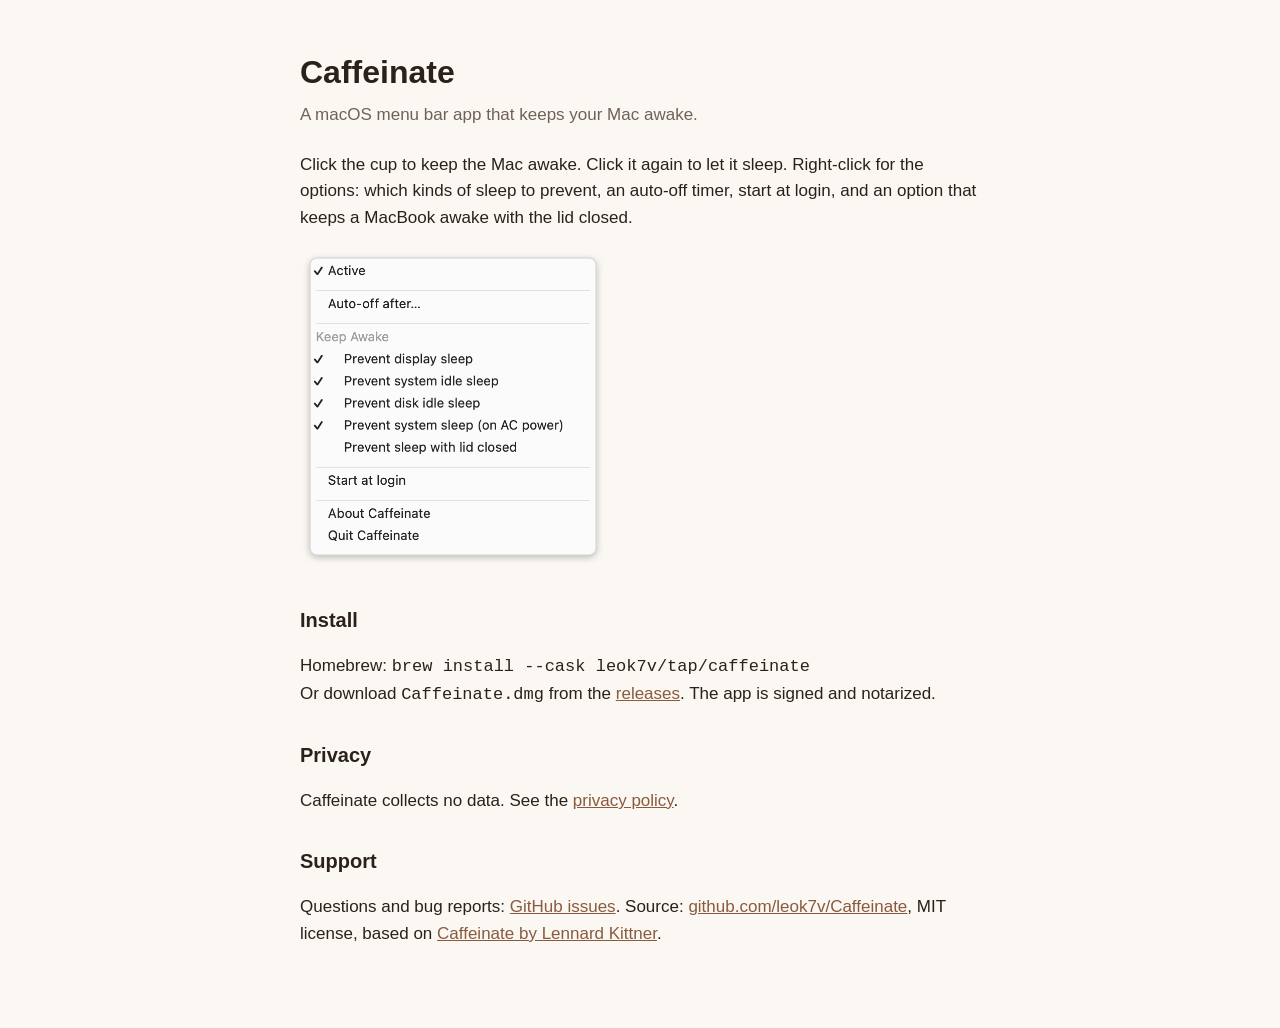
<file: docs/index.html>
<!DOCTYPE html>
<html lang="en">
<head>
<meta charset="utf-8">
<meta name="viewport" content="width=device-width, initial-scale=1">
<title>Caffeinate</title>
<meta name="description" content="Caffeinate: a macOS menu bar app that keeps your Mac awake, with the lid closed too.">
<link rel="stylesheet" href="style.css">
</head>
<body>
<main>
<h1>Caffeinate</h1>
<p class="sub">A macOS menu bar app that keeps your Mac awake.</p>
<p>Click the cup to keep the Mac awake. Click it again to let it sleep. Right-click for the options: which kinds of sleep to prevent, an auto-off timer, start at login, and an option that keeps a MacBook awake with the lid closed.</p>
<img class="menu" src="menu.png" alt="The Caffeinate menu" width="306">
<h2>Install</h2>
<p>Homebrew: <code>brew install --cask leok7v/tap/caffeinate</code><br>
Or download <code>Caffeinate.dmg</code> from the <a href="https://github.com/leok7v/Caffeinate/releases">releases</a>. The app is signed and notarized.</p>
<h2>Privacy</h2>
<p>Caffeinate collects no data. See the <a href="privacy.html">privacy policy</a>.</p>
<h2>Support</h2>
<p>Questions and bug reports: <a href="https://github.com/leok7v/Caffeinate/issues">GitHub issues</a>. Source: <a href="https://github.com/leok7v/Caffeinate">github.com/leok7v/Caffeinate</a>, MIT license, based on <a href="https://github.com/LennardKittner/Caffeinate">Caffeinate by Lennard Kittner</a>.</p>
</main>
</body>
</html>
</file>
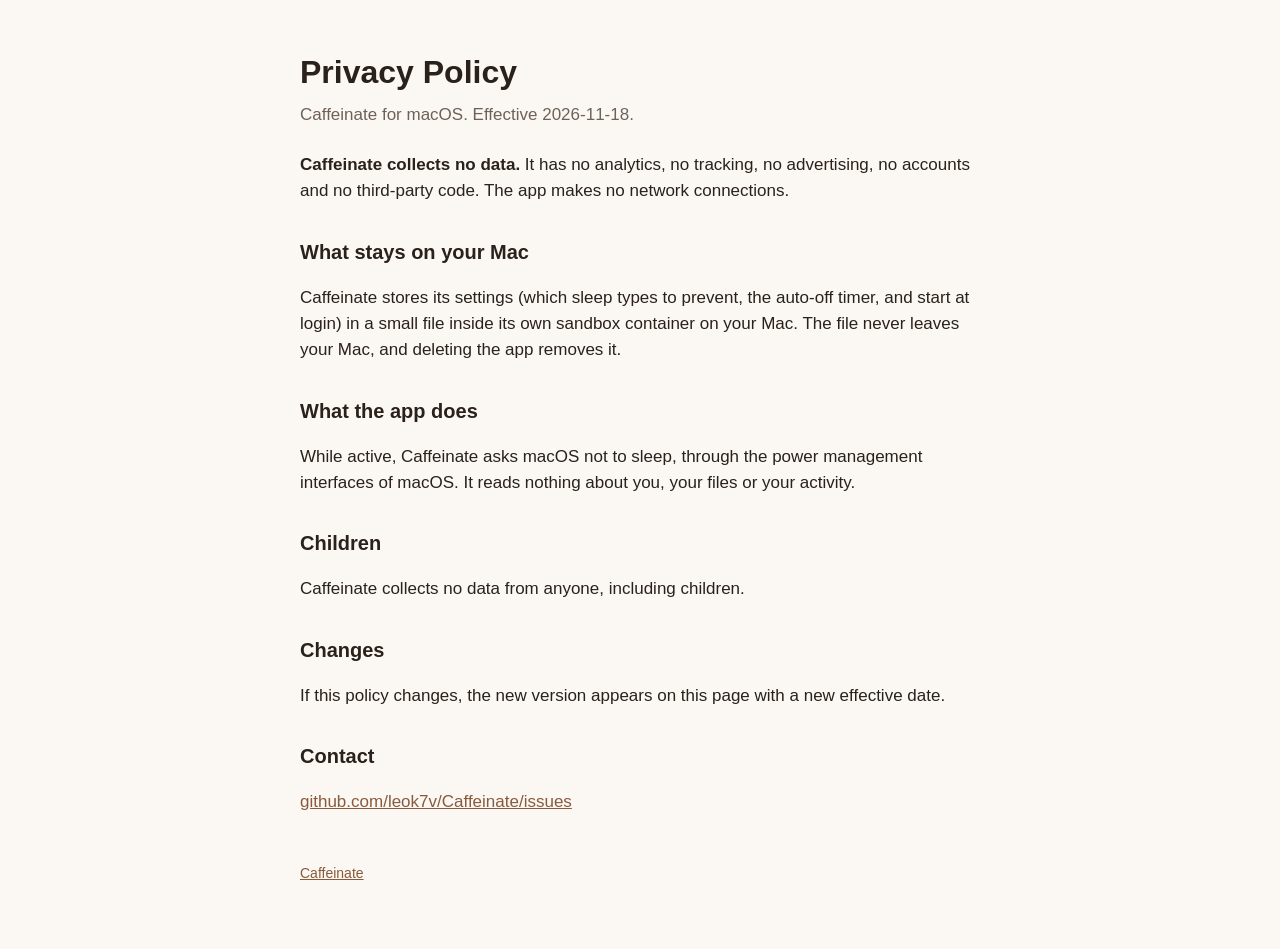
<file: docs/privacy.html>
<!DOCTYPE html>
<html lang="en">
<head>
<meta charset="utf-8">
<meta name="viewport" content="width=device-width, initial-scale=1">
<title>Caffeinate Privacy Policy</title>
<meta name="description" content="Caffeinate collects no data: no analytics, no tracking, no accounts, no network access.">
<link rel="stylesheet" href="style.css">
</head>
<body>
<main>
<h1>Privacy Policy</h1>
<p class="sub">Caffeinate for macOS. Effective 2026-11-18.</p>
<p><strong>Caffeinate collects no data.</strong> It has no analytics, no tracking, no advertising, no accounts and no third-party code. The app makes no network connections.</p>
<h2>What stays on your Mac</h2>
<p>Caffeinate stores its settings (which sleep types to prevent, the auto-off timer, and start at login) in a small file inside its own sandbox container on your Mac. The file never leaves your Mac, and deleting the app removes it.</p>
<h2>What the app does</h2>
<p>While active, Caffeinate asks macOS not to sleep, through the power management interfaces of macOS. It reads nothing about you, your files or your activity.</p>
<h2>Children</h2>
<p>Caffeinate collects no data from anyone, including children.</p>
<h2>Changes</h2>
<p>If this policy changes, the new version appears on this page with a new effective date.</p>
<h2>Contact</h2>
<p><a href="https://github.com/leok7v/Caffeinate/issues">github.com/leok7v/Caffeinate/issues</a></p>
<footer><a href="index.html">Caffeinate</a></footer>
</main>
</body>
</html>
</file>
<file: docs/style.css>
:root { color-scheme: light dark; --bg: #fbf8f4; --ink: #2b211b; --mute: #6f6158; --accent: #8a5a3c; }
@media (prefers-color-scheme: dark) { :root { --bg: #17120f; --ink: #efe7e0; --mute: #b3a69c; --accent: #d39a72; } }
body { margin: 0; background: var(--bg); color: var(--ink); font: 17px/1.55 -apple-system, BlinkMacSystemFont, "Helvetica Neue", sans-serif; }
main { max-width: 680px; margin: 0 auto; padding: 48px 20px 64px; }
h1 { font-size: 32px; margin: 0 0 4px; } h2 { font-size: 20px; margin: 32px 0 8px; }
.sub { color: var(--mute); margin: 0 0 24px; } a { color: var(--accent); }
footer { color: var(--mute); font-size: 14px; margin-top: 48px; }
img.menu { max-width: 100%; height: auto; }
</file>
